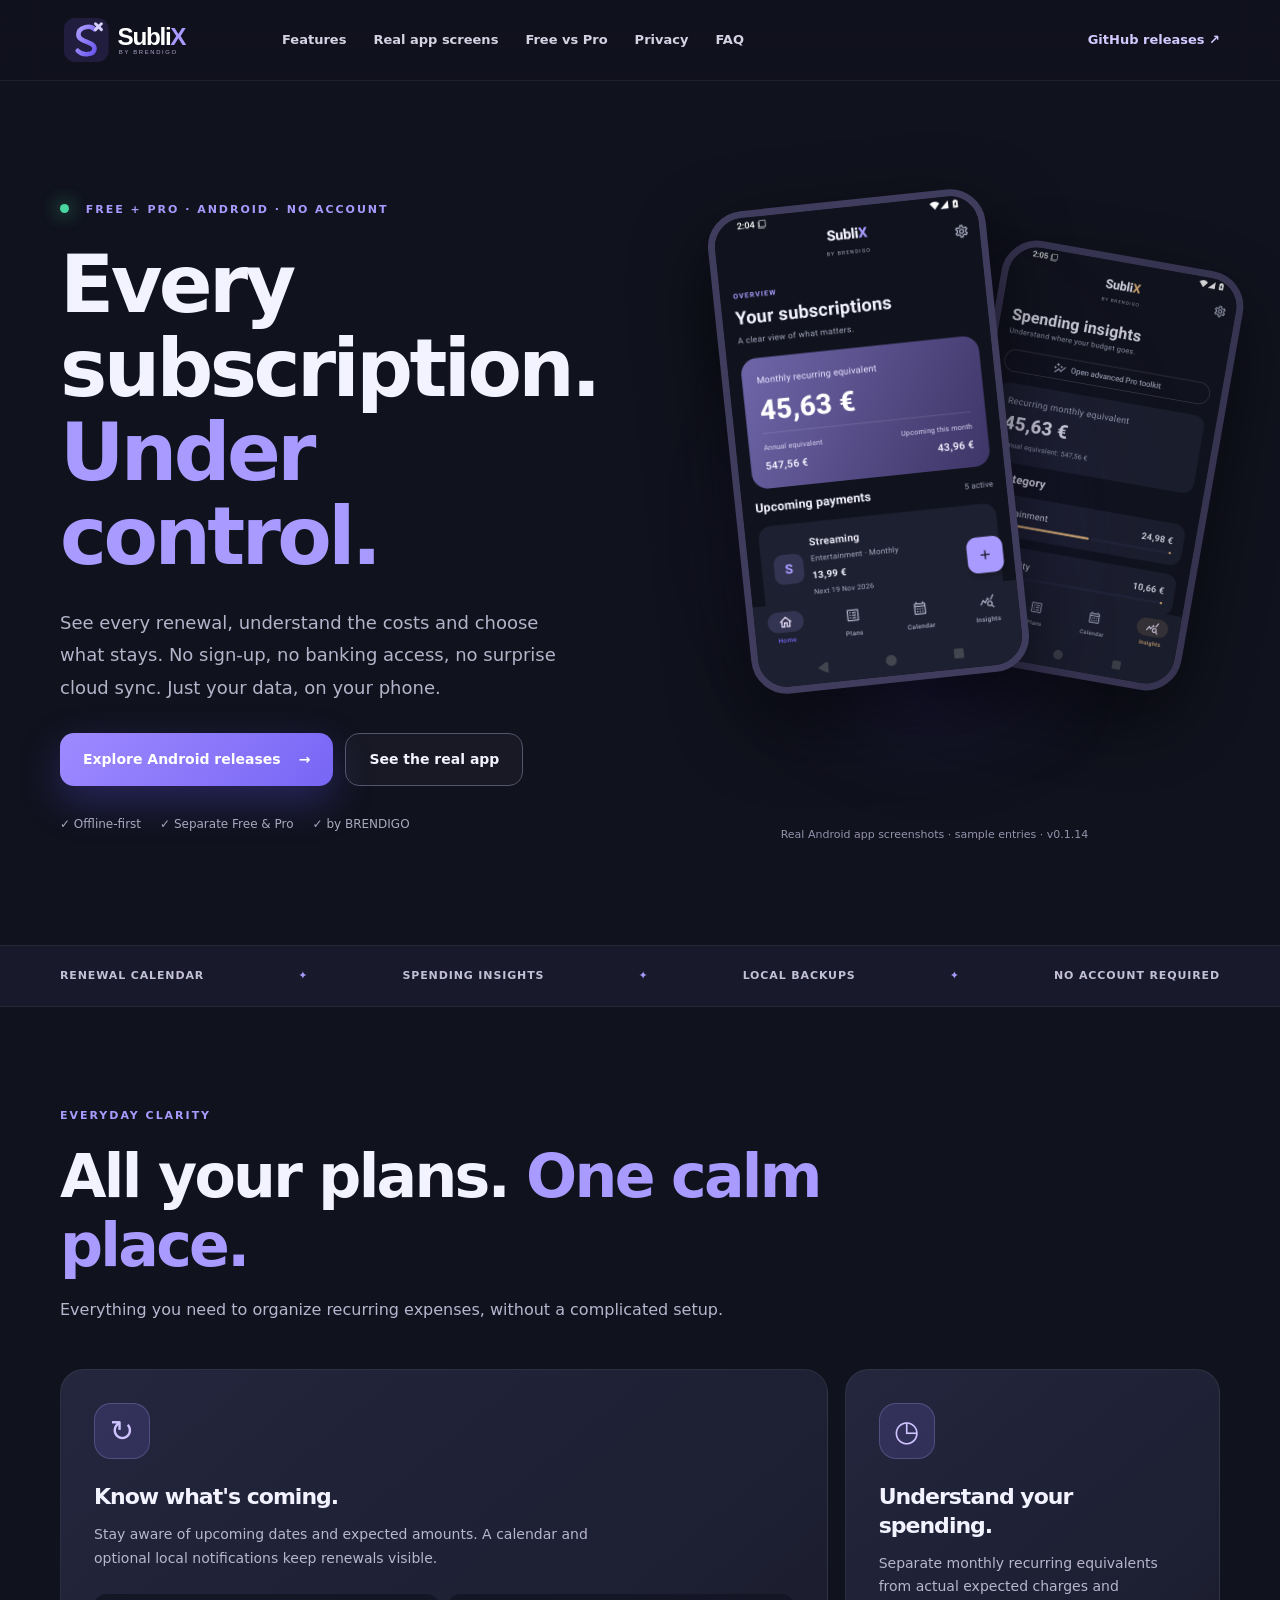
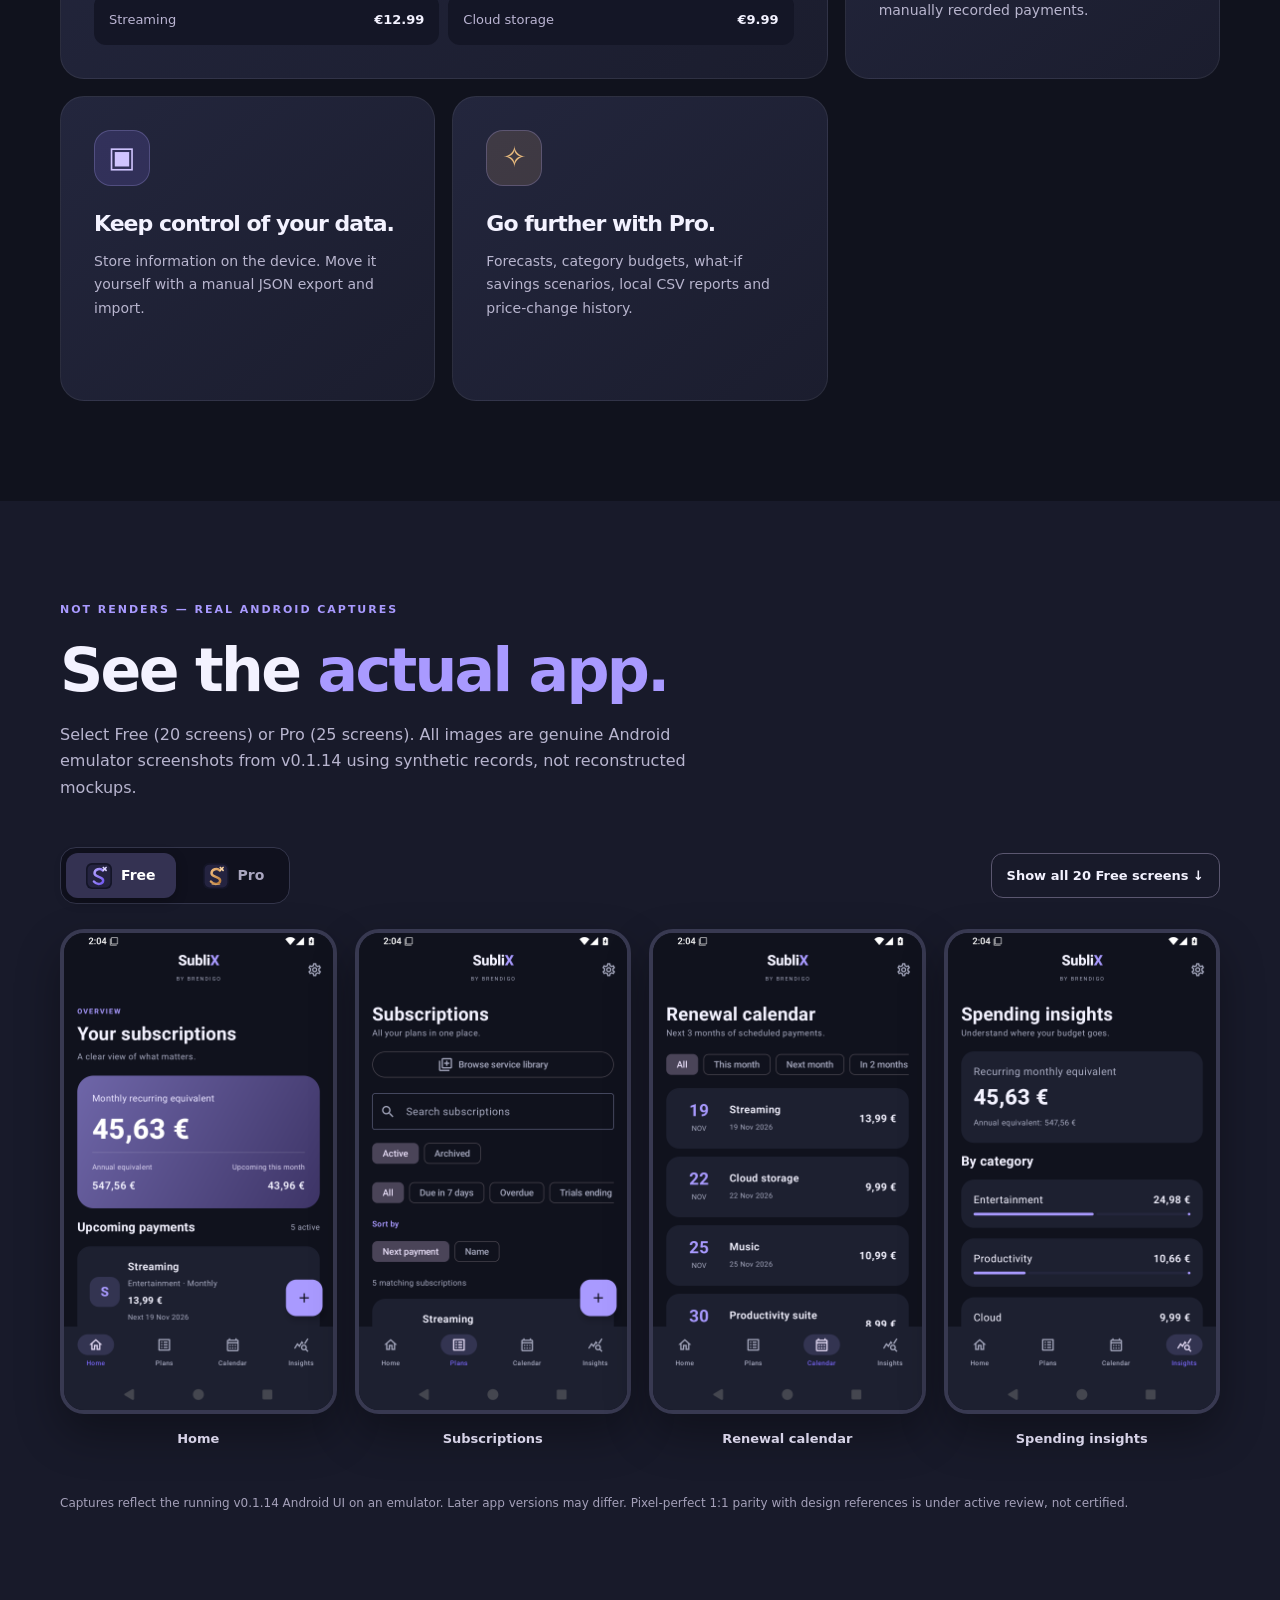
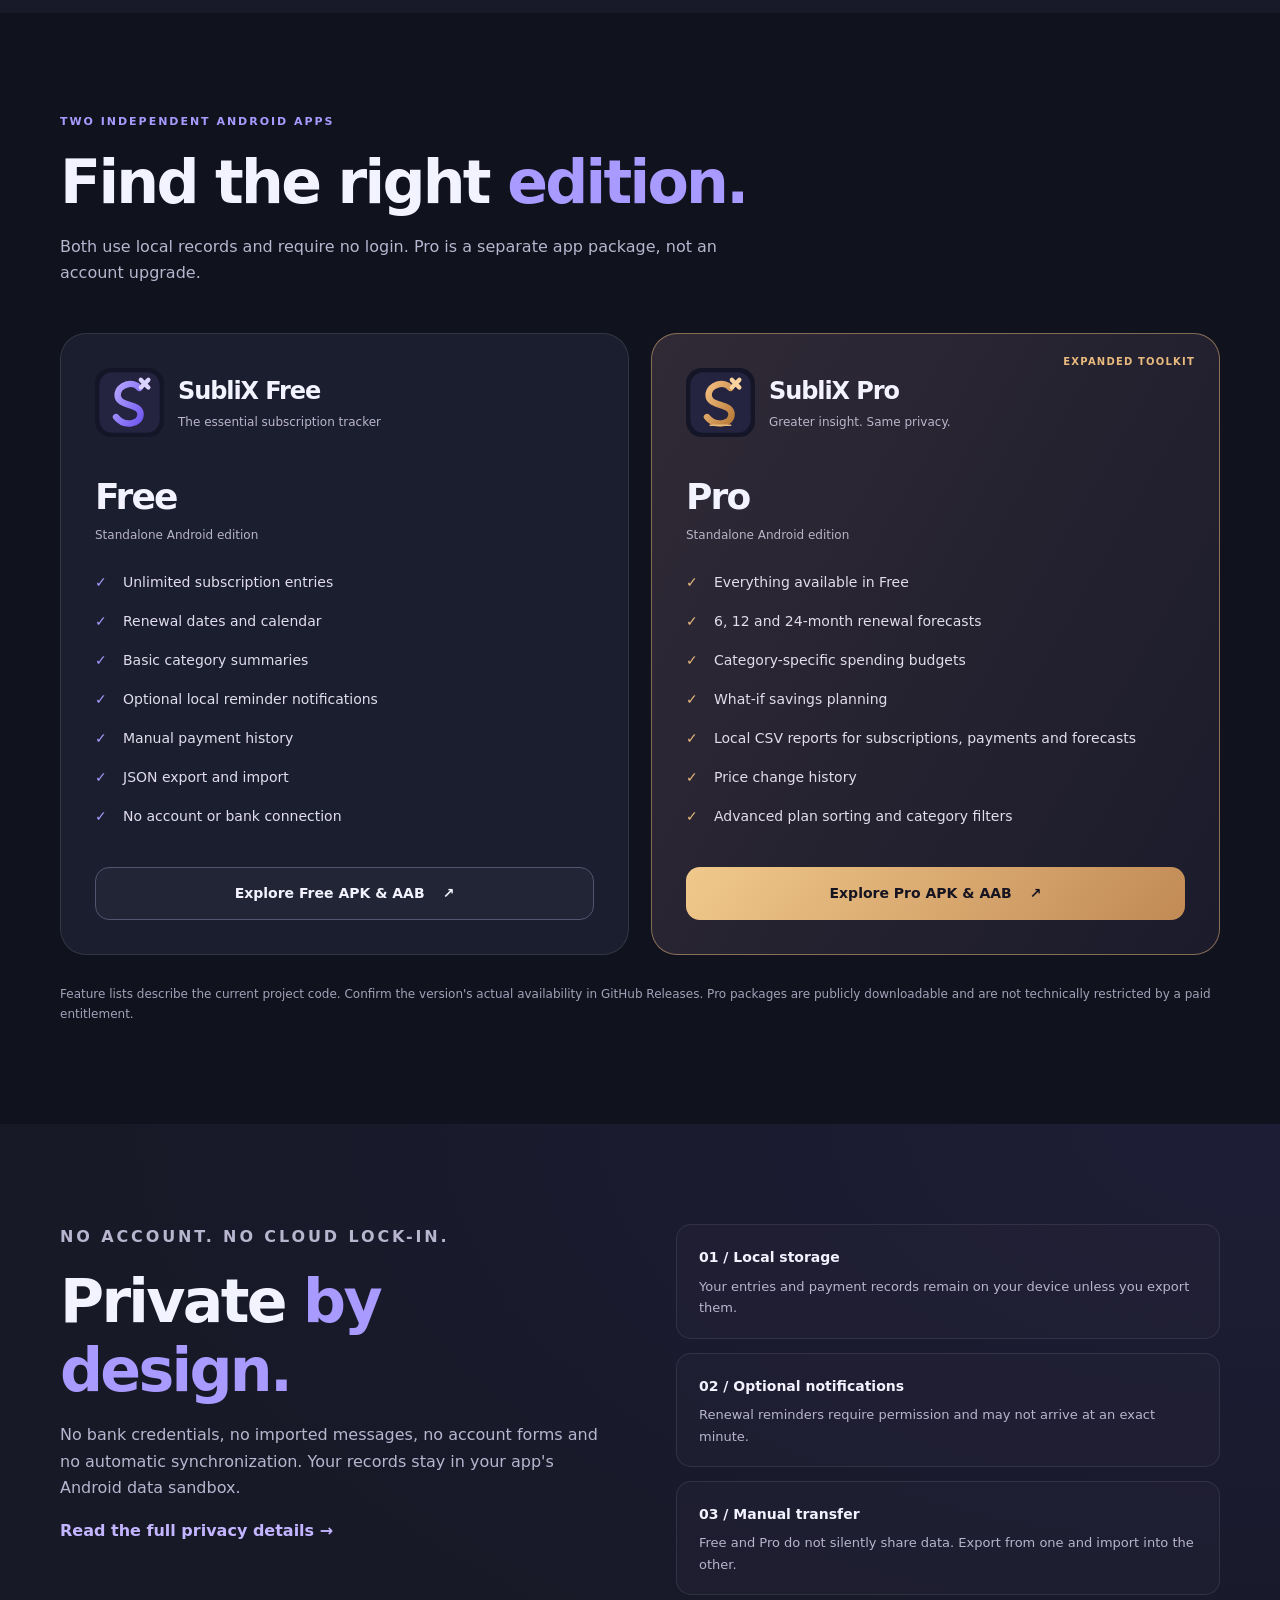
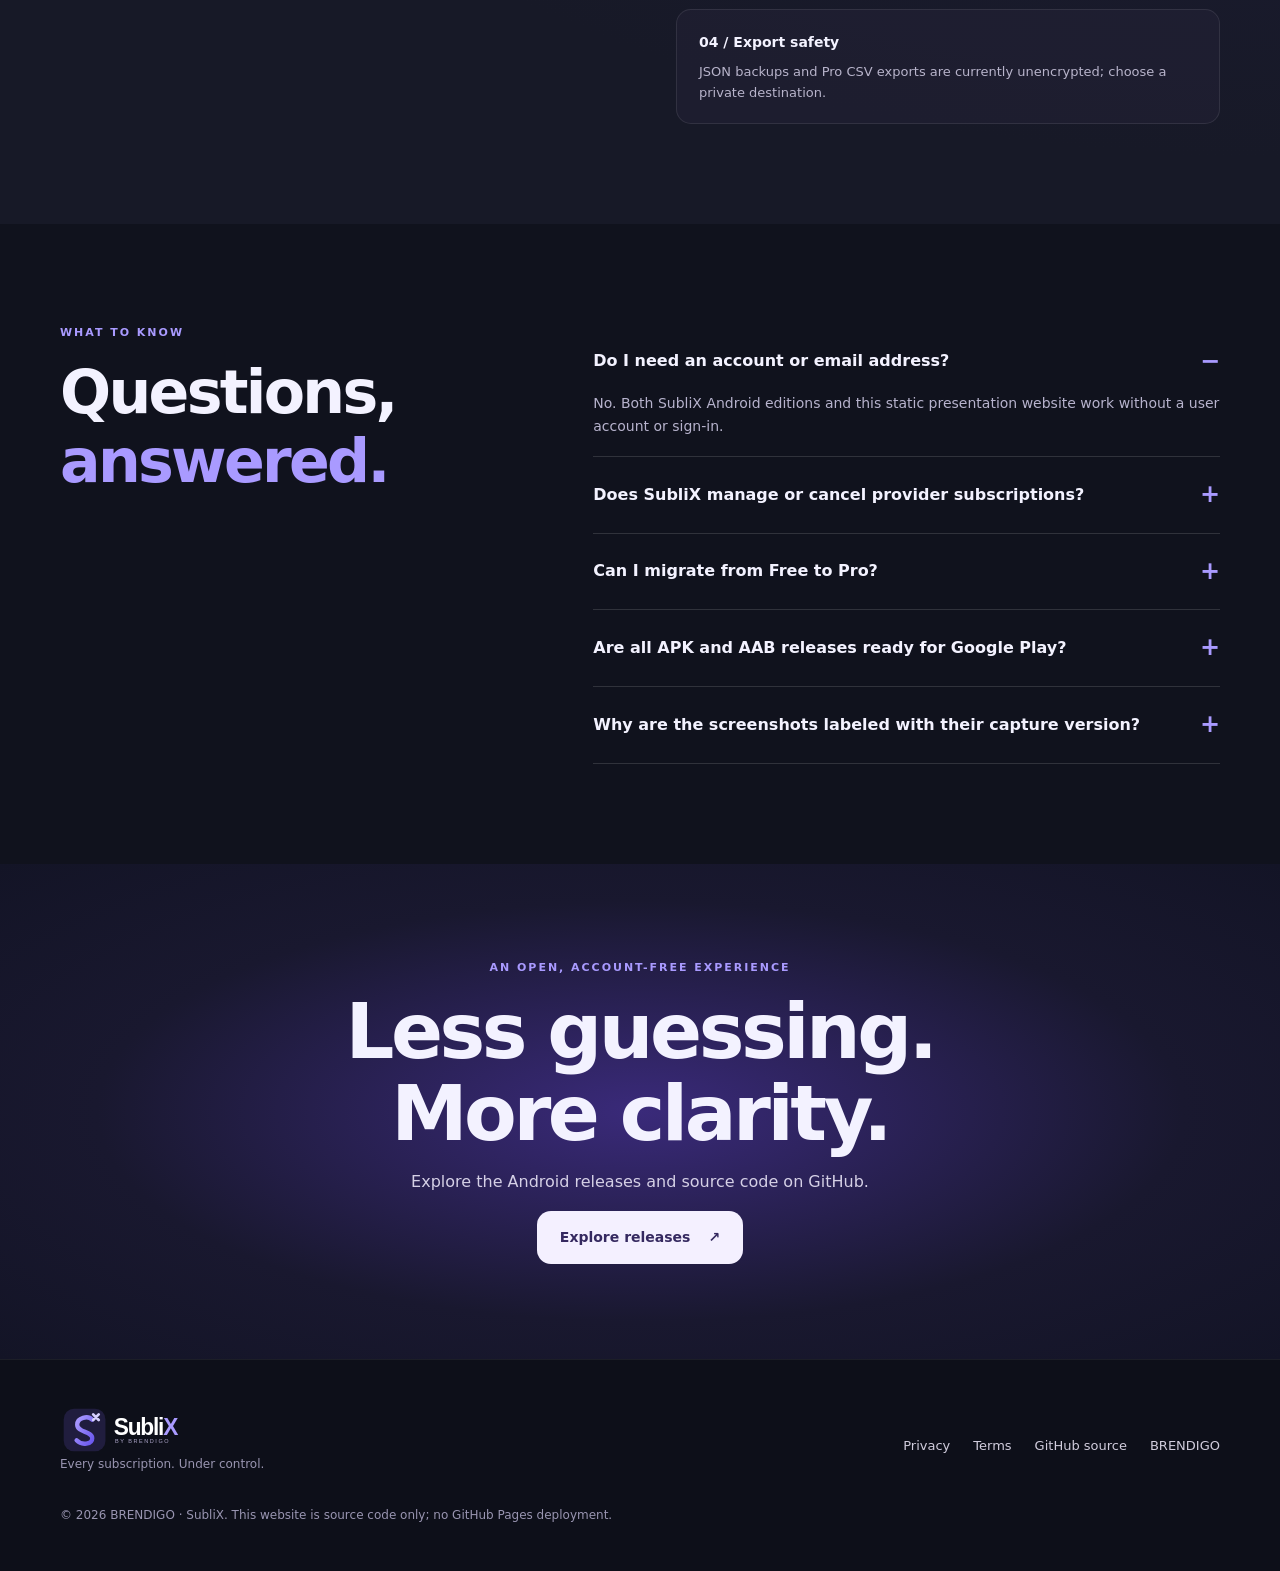
<file: web/index.html>
<!doctype html>
<html lang="en">
<head>
  <meta charset="utf-8">
  <meta name="viewport" content="width=device-width,initial-scale=1">
  <meta name="theme-color" content="#10121D">
  <meta name="color-scheme" content="dark">
  <meta name="description" content="SubliX by BRENDIGO tracks recurring subscriptions, renewal dates and spending without accounts, bank integrations or cloud storage. Explore separate Free and Pro Android editions.">
  <meta property="og:type" content="website">
  <meta property="og:title" content="SubliX by BRENDIGO — Every subscription. Under control.">
  <meta property="og:description" content="An offline-first Android subscription tracker. Two editions, one private way to take control of recurring costs.">
  <meta property="og:image" content="assets/screenshots/free/01-home.png">
  <link rel="icon" type="image/svg+xml" href="assets/icon-free.svg">
  <link rel="stylesheet" href="style.css">
  <title>SubliX by BRENDIGO — Free & Pro Subscription Tracker</title>
</head>
<body>
<a class="skip-link" href="#main">Skip to main content</a>
<header class="site-header">
  <div class="shell nav-shell">
    <a href="#home" class="brand" aria-label="SubliX by BRENDIGO home"><img src="assets/logo.svg" width="182" height="52" alt="SubliX by BRENDIGO"></a>
    <button class="nav-toggle" id="nav-toggle" type="button" aria-expanded="false" aria-controls="nav-links" aria-label="Open navigation">☰</button>
    <nav id="nav-links" aria-label="Primary navigation">
      <a href="#features">Features</a>
      <a href="#screens">Real app screens</a>
      <a href="#editions">Free vs Pro</a>
      <a href="#privacy">Privacy</a>
      <a href="#faq">FAQ</a>
    </nav>
    <a class="header-release" href="https://github.com/bren-wp/SubliX/releases">GitHub releases <span aria-hidden="true">↗</span></a>
  </div>
</header>
<main id="main">
<section class="hero" id="home">
  <div class="shell hero-layout">
    <div class="hero-copy">
      <p class="eyebrow"><span class="pulse" aria-hidden="true"></span> FREE + PRO · ANDROID · NO ACCOUNT</p>
      <h1>Every subscription.<span>Under control.</span></h1>
      <p class="hero-description">See every renewal, understand the costs and choose what stays. No sign-up, no banking access, no surprise cloud sync. Just your data, on your phone.</p>
      <div class="hero-actions">
        <a class="btn btn-primary" href="https://github.com/bren-wp/SubliX/releases">Explore Android releases <span aria-hidden="true">→</span></a>
        <a class="btn btn-outline" href="#screens">See the real app</a>
      </div>
      <div class="trust-bar"><span>✓ Offline-first</span><span>✓ Separate Free & Pro</span><span>✓ by BRENDIGO</span></div>
    </div>
    <div class="hero-art" aria-label="Actual screenshots of SubliX Free and Pro running on an Android emulator">
      <div class="halo" aria-hidden="true"></div>
      <figure class="phone phone-back">
        <img src="assets/screenshots/pro/08-insights.png" width="1080" height="1920" fetchpriority="high" alt="Actual Android emulator capture of SubliX Pro spending insights">
      </figure>
      <figure class="phone phone-front">
        <img src="assets/screenshots/free/01-home.png" width="1080" height="1920" fetchpriority="high" alt="Actual Android emulator capture of SubliX Free home">
      </figure>
      <p class="capture-note">Real Android app screenshots · sample entries · v0.1.14</p>
    </div>
  </div>
</section>
<div class="trust-strip"><div class="shell trust-strip-inner"><span>RENEWAL CALENDAR</span><span class="symbol">✦</span><span>SPENDING INSIGHTS</span><span class="symbol">✦</span><span>LOCAL BACKUPS</span><span class="symbol">✦</span><span>NO ACCOUNT REQUIRED</span></div></div>
<section id="features" class="section">
  <div class="shell">
    <div class="section-heading"><p class="eyebrow">EVERYDAY CLARITY</p><h2>All your plans. <em>One calm place.</em></h2><p>Everything you need to organize recurring expenses, without a complicated setup.</p></div>
    <div class="feature-grid">
      <article class="feature-card feature-wide">
        <div class="feature-icon" aria-hidden="true">↻</div><h3>Know what's coming.</h3>
        <p>Stay aware of upcoming dates and expected amounts. A calendar and optional local notifications keep renewals visible.</p>
        <div class="example-payments" aria-label="Illustrative payment examples"><div><span>Streaming</span><strong>€12.99</strong></div><div><span>Cloud storage</span><strong>€9.99</strong></div></div>
      </article>
      <article class="feature-card"><div class="feature-icon" aria-hidden="true">◷</div><h3>Understand your spending.</h3><p>Separate monthly recurring equivalents from actual expected charges and manually recorded payments.</p></article>
      <article class="feature-card"><div class="feature-icon" aria-hidden="true">▣</div><h3>Keep control of your data.</h3><p>Store information on the device. Move it yourself with a manual JSON export and import.</p></article>
      <article class="feature-card"><div class="feature-icon pro-icon" aria-hidden="true">✧</div><h3>Go further with Pro.</h3><p>Forecasts, category budgets, what-if savings scenarios, local CSV reports and price-change history.</p></article>
    </div>
  </div>
</section>
<section id="screens" class="section screens-section">
  <div class="shell">
    <div class="section-heading"><p class="eyebrow">NOT RENDERS — REAL ANDROID CAPTURES</p><h2>See the <em>actual app.</em></h2><p>Select Free (20 screens) or Pro (25 screens). All images are genuine Android emulator screenshots from v0.1.14 using synthetic records, not reconstructed mockups.</p></div>
    <div class="gallery-toolbar">
      <div class="tabs" role="tablist" aria-label="Choose application edition">
        <button type="button" class="tab" role="tab" id="tab-free" aria-selected="true" aria-controls="screens-panel" data-edition="free"><img src="assets/icon-free.svg" alt="" width="26" height="26">Free</button>
        <button type="button" class="tab" role="tab" id="tab-pro" aria-selected="false" aria-controls="screens-panel" data-edition="pro"><img src="assets/icon-pro.svg" alt="" width="26" height="26">Pro</button>
      </div>
      <button type="button" class="gallery-expand" id="gallery-expand" aria-expanded="false">Show all 20 Free screens <span aria-hidden="true">↓</span></button>
    </div>
    <div id="screens-panel" class="screens-grid" role="tabpanel" aria-labelledby="tab-free">
      <figure class="screen-item"><button type="button" class="screenshot-open" data-file="01-home.png" aria-label="Expand Home screenshot"><img src="assets/screenshots/free/01-home.png" width="1080" height="1920" loading="lazy" alt="SubliX Free Home, captured on an Android emulator"></button><figcaption>Home</figcaption></figure>
      <figure class="screen-item"><button type="button" class="screenshot-open" data-file="02-subscriptions.png" aria-label="Expand Subscriptions screenshot"><img src="assets/screenshots/free/02-subscriptions.png" width="1080" height="1920" loading="lazy" alt="SubliX Free Subscriptions, captured on an Android emulator"></button><figcaption>Subscriptions</figcaption></figure>
      <figure class="screen-item"><button type="button" class="screenshot-open" data-file="06-calendar.png" aria-label="Expand Calendar screenshot"><img src="assets/screenshots/free/06-calendar.png" width="1080" height="1920" loading="lazy" alt="SubliX Free Calendar, captured on an Android emulator"></button><figcaption>Calendar</figcaption></figure>
      <figure class="screen-item"><button type="button" class="screenshot-open" data-file="08-insights.png" aria-label="Expand Insights screenshot"><img src="assets/screenshots/free/08-insights.png" width="1080" height="1920" loading="lazy" alt="SubliX Free Insights, captured on an Android emulator"></button><figcaption>Insights</figcaption></figure>
    </div>
    <p class="screenshot-disclaimer">Captures reflect the running v0.1.14 Android UI on an emulator. Later app versions may differ. Pixel-perfect 1:1 parity with design references is under active review, not certified.</p>
  </div>
</section>
<section id="editions" class="section">
  <div class="shell">
    <div class="section-heading"><p class="eyebrow">TWO INDEPENDENT ANDROID APPS</p><h2>Find the right <em>edition.</em></h2><p>Both use local records and require no login. Pro is a separate app package, not an account upgrade.</p></div>
    <div class="plans">
      <article class="edition-card">
        <div class="edition-heading"><img src="assets/icon-free.svg" width="72" height="72" alt="SubliX Free icon"><div><h3>SubliX Free</h3><p>The essential subscription tracker</p></div></div>
        <div class="edition-price">Free<span>Standalone Android edition</span></div>
        <ul class="edition-features">
          <li>Unlimited subscription entries</li><li>Renewal dates and calendar</li><li>Basic category summaries</li><li>Optional local reminder notifications</li><li>Manual payment history</li><li>JSON export and import</li><li>No account or bank connection</li>
        </ul>
        <a class="btn btn-outline" href="https://github.com/bren-wp/SubliX/releases">Explore Free APK & AAB <span aria-hidden="true">↗</span></a>
      </article>
      <article class="edition-card edition-pro">
        <span class="pro-overline">EXPANDED TOOLKIT</span>
        <div class="edition-heading"><img src="assets/icon-pro.svg" width="72" height="72" alt="SubliX Pro icon"><div><h3>SubliX Pro</h3><p>Greater insight. Same privacy.</p></div></div>
        <div class="edition-price">Pro<span>Standalone Android edition</span></div>
        <ul class="edition-features">
          <li>Everything available in Free</li><li>6, 12 and 24-month renewal forecasts</li><li>Category-specific spending budgets</li><li>What-if savings planning</li><li>Local CSV reports for subscriptions, payments and forecasts</li><li>Price change history</li><li>Advanced plan sorting and category filters</li>
        </ul>
        <a class="btn btn-pro" href="https://github.com/bren-wp/SubliX/releases">Explore Pro APK & AAB <span aria-hidden="true">↗</span></a>
      </article>
    </div>
    <p class="screenshot-disclaimer">Feature lists describe the current project code. Confirm the version's actual availability in GitHub Releases. Pro packages are publicly downloadable and are not technically restricted by a paid entitlement.</p>
  </div>
</section>
<section id="privacy" class="section privacy-section">
  <div class="shell privacy-layout"><div><p class="eyebrow">NO ACCOUNT. NO CLOUD LOCK-IN.</p><h2>Private <em>by design.</em></h2><p>No bank credentials, no imported messages, no account forms and no automatic synchronization. Your records stay in your app's Android data sandbox.</p><a class="text-link" href="privacy.html">Read the full privacy details →</a></div>
  <div class="privacy-points"><div><strong>01 / Local storage</strong><p>Your entries and payment records remain on your device unless you export them.</p></div><div><strong>02 / Optional notifications</strong><p>Renewal reminders require permission and may not arrive at an exact minute.</p></div><div><strong>03 / Manual transfer</strong><p>Free and Pro do not silently share data. Export from one and import into the other.</p></div><div><strong>04 / Export safety</strong><p>JSON backups and Pro CSV exports are currently unencrypted; choose a private destination.</p></div></div></div>
</section>
<section id="faq" class="section faq-section">
  <div class="shell faq-layout"><div class="section-heading"><p class="eyebrow">WHAT TO KNOW</p><h2>Questions,<br><em>answered.</em></h2></div>
  <div class="faq-items">
    <details open><summary>Do I need an account or email address?</summary><p>No. Both SubliX Android editions and this static presentation website work without a user account or sign-in.</p></details>
    <details><summary>Does SubliX manage or cancel provider subscriptions?</summary><p>No. It tracks the records you enter and can store a provider's HTTPS management link. Cancellation must be completed with the provider itself.</p></details>
    <details><summary>Can I migrate from Free to Pro?</summary><p>Yes, manually. Export a local JSON backup from Free, then import that file in Pro. The two packages have independent data stores; there is no automatic synchronization.</p></details>
    <details><summary>Are all APK and AAB releases ready for Google Play?</summary><p>No. GitHub pre-releases may use a temporary CI signing key when permanent signing secrets are not configured. Such preview builds are test-only, and changing keys can prevent in-place updates.</p></details>
    <details><summary>Why are the screenshots labeled with their capture version?</summary><p>They are authentic emulator captures with synthetic entries, and their appearance may differ from newer builds. Newer screenshots should replace them only after they are verified.</p></details>
  </div></div>
</section>
<section class="final-cta"><div class="shell"><p class="eyebrow">AN OPEN, ACCOUNT-FREE EXPERIENCE</p><h2>Less guessing.<br>More clarity.</h2><p>Explore the Android releases and source code on GitHub.</p><a class="btn btn-light" href="https://github.com/bren-wp/SubliX/releases">Explore releases <span aria-hidden="true">↗</span></a></div></section>
</main>
<footer class="site-footer"><div class="shell footer-grid"><div><img src="assets/logo.svg" width="172" height="49" alt="SubliX by BRENDIGO"><p>Every subscription. Under control.</p></div><nav aria-label="Footer navigation"><a href="privacy.html">Privacy</a><a href="terms.html">Terms</a><a href="https://github.com/bren-wp/SubliX">GitHub source</a><a href="https://brendigo.com">BRENDIGO</a></nav><small>© 2026 BRENDIGO · SubliX. This website is source code only; no GitHub Pages deployment.</small></div></footer>
<dialog id="screenshot-dialog" aria-label="Actual Android screenshot">
  <div class="dialog-top"><strong id="dialog-title">Android screenshot</strong><button class="dialog-close" id="dialog-close" type="button" aria-label="Close screenshot">×</button></div>
  <img id="dialog-image" alt="" width="1080" height="1920">
  <p>Authentic emulator capture · synthetic test data</p>
</dialog>
<script src="app.js" defer></script>
</body></html>
</file>
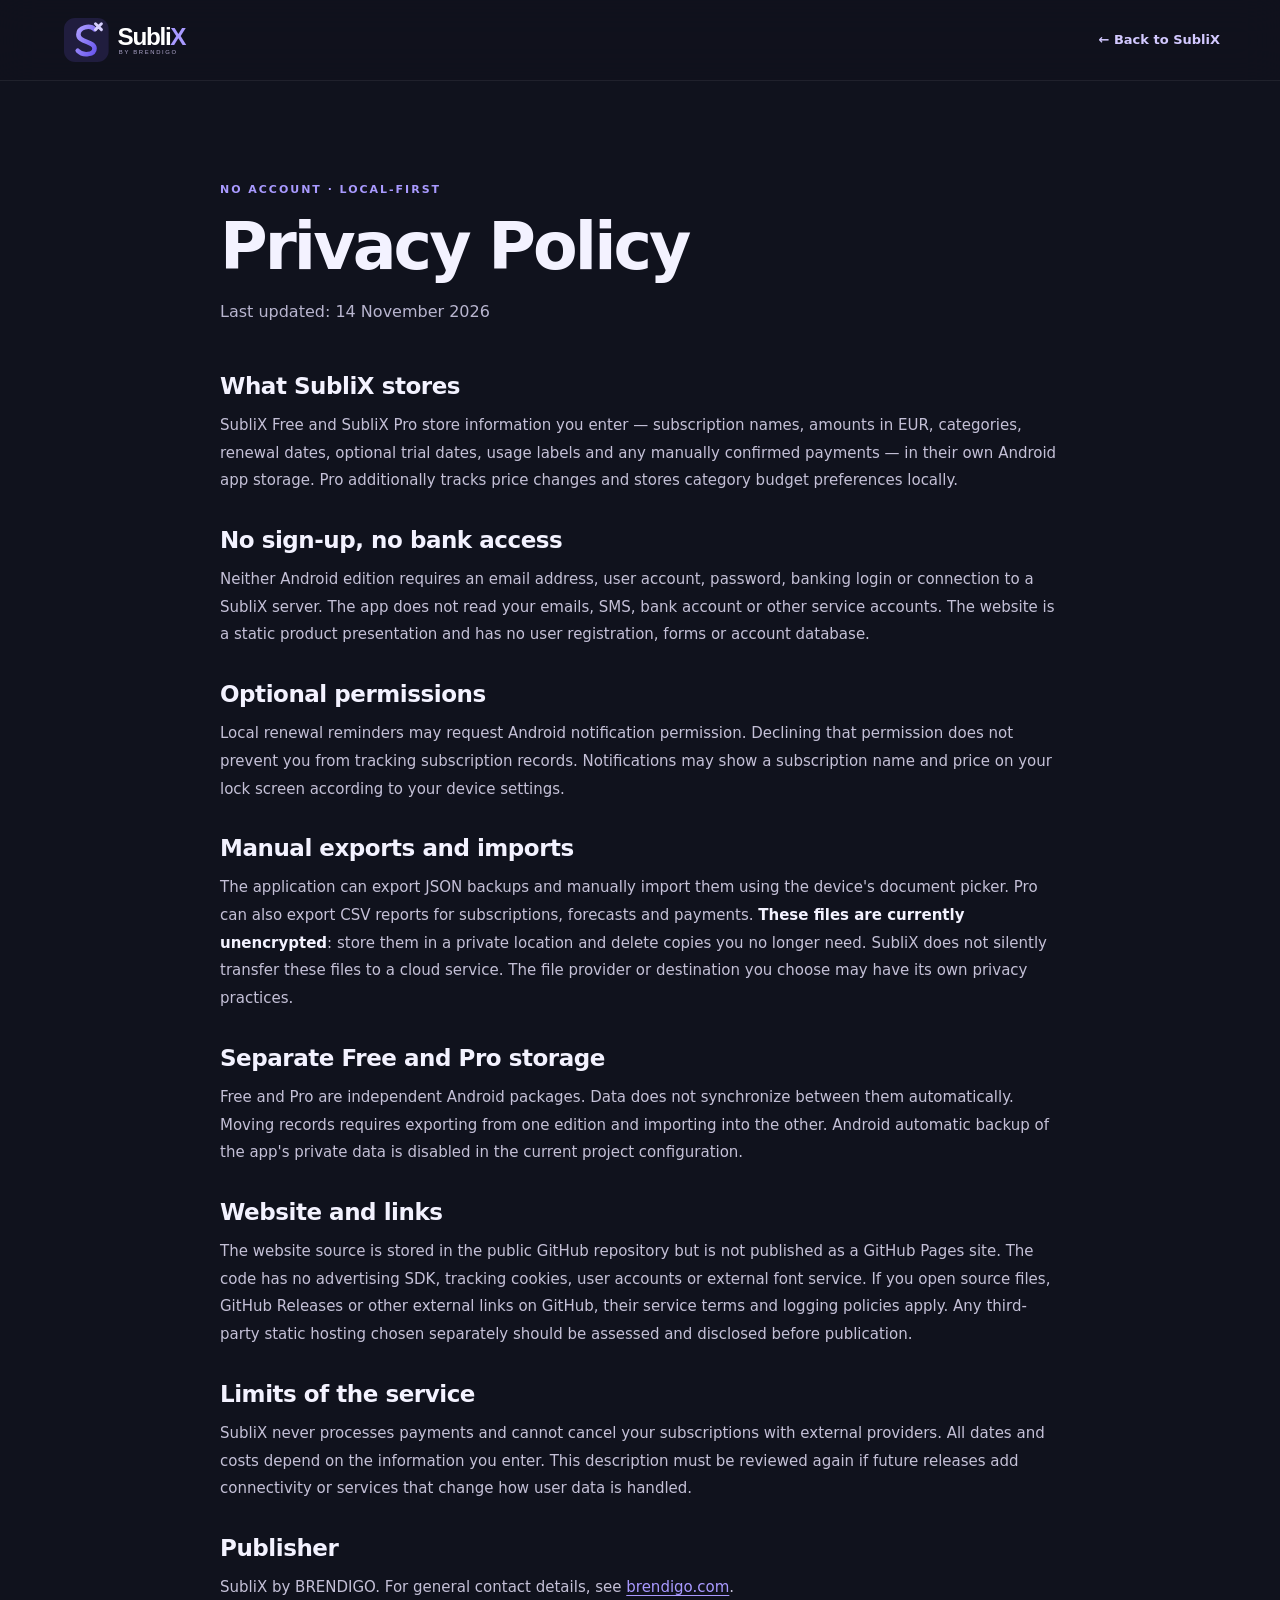
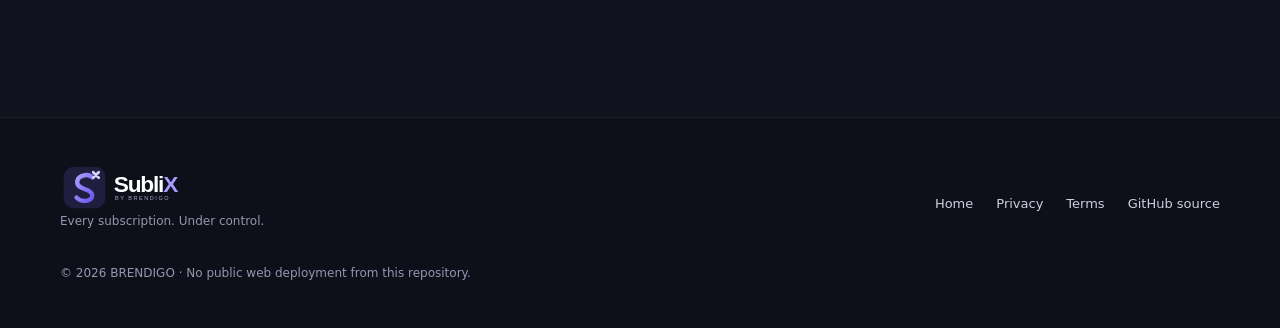
<file: web/privacy.html>
<!doctype html>
<html lang="en">
<head><meta charset="utf-8"><meta name="viewport" content="width=device-width,initial-scale=1">
<meta name="theme-color" content="#10121D"><meta name="color-scheme" content="dark">
<meta name="description" content="Privacy Policy for SubliX Free and Pro Android applications, by BRENDIGO.">
<title>Privacy Policy — SubliX by BRENDIGO</title>
<link rel="icon" type="image/svg+xml" href="assets/icon-free.svg"><link rel="stylesheet" href="style.css"><link rel="stylesheet" href="legal.css">
</head>
<body>
<a href="#main" class="skip-link">Skip to main content</a>
<header class="site-header"><div class="shell nav-shell"><a href="index.html" class="brand"><img src="assets/logo.svg" width="182" height="52" alt="SubliX by BRENDIGO"></a><a href="index.html" class="header-release" style="margin-left:auto">← Back to SubliX</a></div></header>
<main id="main"><section class="section"><div class="shell" style="max-width:840px"><div class="section-heading"><p class="eyebrow">NO ACCOUNT · LOCAL-FIRST</p><h1 style="font-size:clamp(42px,6vw,65px);margin:14px 0 18px">Privacy Policy</h1><p>Last updated: 14 November 2026</p></div><div class="legal-body">
<h2>What SubliX stores</h2>
<p>SubliX Free and SubliX Pro store information you enter — subscription names, amounts in EUR, categories, renewal dates, optional trial dates, usage labels and any manually confirmed payments — in their own Android app storage. Pro additionally tracks price changes and stores category budget preferences locally.</p>
<h2>No sign-up, no bank access</h2>
<p>Neither Android edition requires an email address, user account, password, banking login or connection to a SubliX server. The app does not read your emails, SMS, bank account or other service accounts. The website is a static product presentation and has no user registration, forms or account database.</p>
<h2>Optional permissions</h2>
<p>Local renewal reminders may request Android notification permission. Declining that permission does not prevent you from tracking subscription records. Notifications may show a subscription name and price on your lock screen according to your device settings.</p>
<h2>Manual exports and imports</h2>
<p>The application can export JSON backups and manually import them using the device's document picker. Pro can also export CSV reports for subscriptions, forecasts and payments. <strong>These files are currently unencrypted</strong>: store them in a private location and delete copies you no longer need. SubliX does not silently transfer these files to a cloud service. The file provider or destination you choose may have its own privacy practices.</p>
<h2>Separate Free and Pro storage</h2>
<p>Free and Pro are independent Android packages. Data does not synchronize between them automatically. Moving records requires exporting from one edition and importing into the other. Android automatic backup of the app's private data is disabled in the current project configuration.</p>
<h2>Website and links</h2>
<p>The website source is stored in the public GitHub repository but is not published as a GitHub Pages site. The code has no advertising SDK, tracking cookies, user accounts or external font service. If you open source files, GitHub Releases or other external links on GitHub, their service terms and logging policies apply. Any third-party static hosting chosen separately should be assessed and disclosed before publication.</p>
<h2>Limits of the service</h2>
<p>SubliX never processes payments and cannot cancel your subscriptions with external providers. All dates and costs depend on the information you enter. This description must be reviewed again if future releases add connectivity or services that change how user data is handled.</p>
<h2>Publisher</h2><p>SubliX by BRENDIGO. For general contact details, see <a href="https://brendigo.com">brendigo.com</a>.</p>
</div></div></section></main>
<footer class="site-footer"><div class="shell footer-grid"><div><img src="assets/logo.svg" width="172" height="49" alt="SubliX by BRENDIGO"><p>Every subscription. Under control.</p></div><nav aria-label="Footer navigation"><a href="index.html">Home</a><a href="privacy.html">Privacy</a><a href="terms.html">Terms</a><a href="https://github.com/bren-wp/SubliX">GitHub source</a></nav><small>© 2026 BRENDIGO · No public web deployment from this repository.</small></div></footer>
</body></html>
</file>
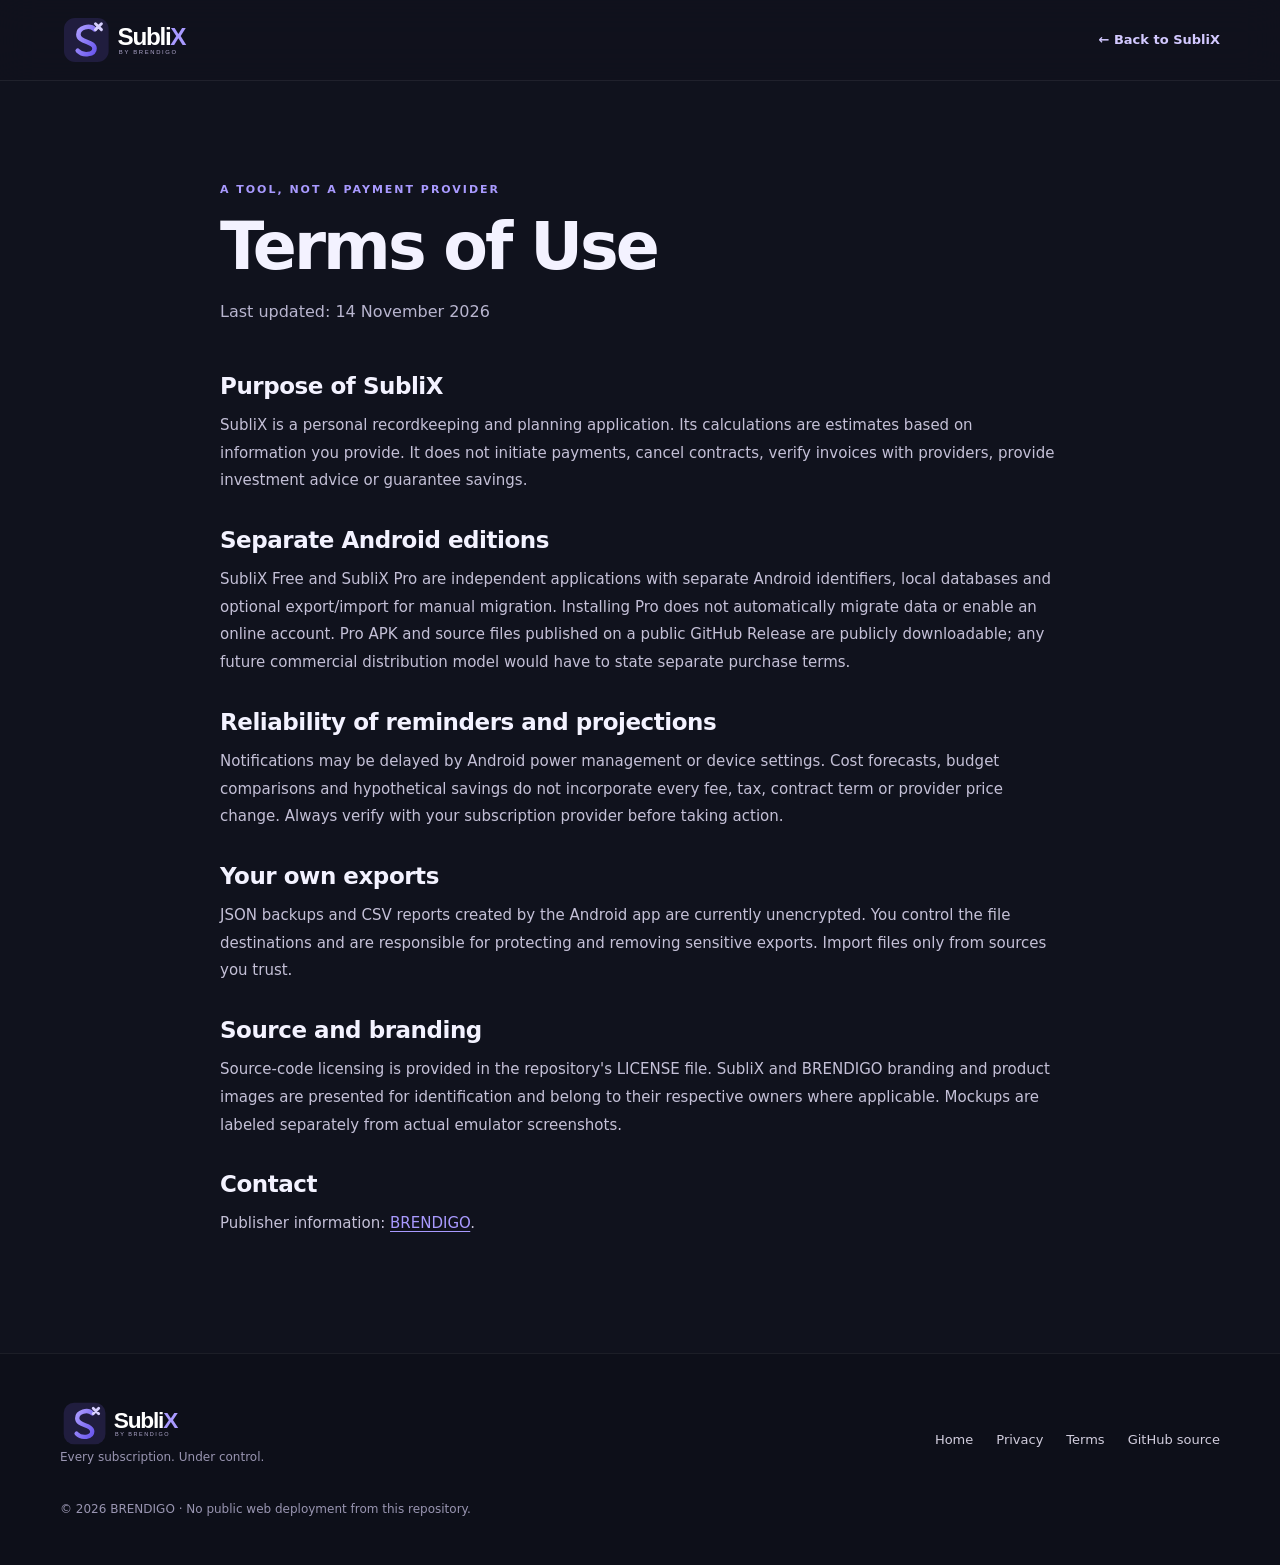
<file: web/terms.html>
<!doctype html>
<html lang="en">
<head><meta charset="utf-8"><meta name="viewport" content="width=device-width,initial-scale=1">
<meta name="theme-color" content="#10121D"><meta name="color-scheme" content="dark">
<meta name="description" content="Terms of Use for SubliX Free and Pro Android applications, by BRENDIGO.">
<title>Terms of Use — SubliX by BRENDIGO</title>
<link rel="icon" type="image/svg+xml" href="assets/icon-free.svg"><link rel="stylesheet" href="style.css"><link rel="stylesheet" href="legal.css">
</head>
<body>
<a href="#main" class="skip-link">Skip to main content</a>
<header class="site-header"><div class="shell nav-shell"><a href="index.html" class="brand"><img src="assets/logo.svg" width="182" height="52" alt="SubliX by BRENDIGO"></a><a href="index.html" class="header-release" style="margin-left:auto">← Back to SubliX</a></div></header>
<main id="main"><section class="section"><div class="shell" style="max-width:840px"><div class="section-heading"><p class="eyebrow">A TOOL, NOT A PAYMENT PROVIDER</p><h1 style="font-size:clamp(42px,6vw,65px);margin:14px 0 18px">Terms of Use</h1><p>Last updated: 14 November 2026</p></div><div class="legal-body">
<h2>Purpose of SubliX</h2><p>SubliX is a personal recordkeeping and planning application. Its calculations are estimates based on information you provide. It does not initiate payments, cancel contracts, verify invoices with providers, provide investment advice or guarantee savings.</p>
<h2>Separate Android editions</h2><p>SubliX Free and SubliX Pro are independent applications with separate Android identifiers, local databases and optional export/import for manual migration. Installing Pro does not automatically migrate data or enable an online account. Pro APK and source files published on a public GitHub Release are publicly downloadable; any future commercial distribution model would have to state separate purchase terms.</p>
<h2>Reliability of reminders and projections</h2><p>Notifications may be delayed by Android power management or device settings. Cost forecasts, budget comparisons and hypothetical savings do not incorporate every fee, tax, contract term or provider price change. Always verify with your subscription provider before taking action.</p>
<h2>Your own exports</h2><p>JSON backups and CSV reports created by the Android app are currently unencrypted. You control the file destinations and are responsible for protecting and removing sensitive exports. Import files only from sources you trust.</p>
<h2>Source and branding</h2><p>Source-code licensing is provided in the repository's LICENSE file. SubliX and BRENDIGO branding and product images are presented for identification and belong to their respective owners where applicable. Mockups are labeled separately from actual emulator screenshots.</p>
<h2>Contact</h2><p>Publisher information: <a href="https://brendigo.com">BRENDIGO</a>.</p>
</div></div></section></main>
<footer class="site-footer"><div class="shell footer-grid"><div><img src="assets/logo.svg" width="172" height="49" alt="SubliX by BRENDIGO"><p>Every subscription. Under control.</p></div><nav aria-label="Footer navigation"><a href="index.html">Home</a><a href="privacy.html">Privacy</a><a href="terms.html">Terms</a><a href="https://github.com/bren-wp/SubliX">GitHub source</a></nav><small>© 2026 BRENDIGO · No public web deployment from this repository.</small></div></footer>
</body></html>
</file>
<file: web/style.css>
/* SubliX by BRENDIGO. CSS tokens mirror Android Theme.kt; validated in CI. */
:root{color-scheme:dark;--bg:#10121D;--surface:#1D2030;--raised:#24263C;--primary:#7866F5;--accent:#A99AFF;--gold:#E8BA7D;--muted:#A7AAC0;--text:#F3F2FF;--mint:#4AD6A0;--border:#35364d}
*{box-sizing:border-box}
html{scroll-behavior:smooth;scroll-padding-top:98px}
body{margin:0;background:var(--bg);color:var(--text);font:400 16px/1.65 system-ui,-apple-system,"Segoe UI",Roboto,Arial,sans-serif;-webkit-font-smoothing:antialiased}
a{color:inherit;text-decoration:none}
a:hover{color:#d4c9ff}
button{font:inherit;cursor:pointer;color:inherit}
button,a,summary{outline-offset:4px}
:focus-visible{outline:3px solid #DCD0FF}
img{max-width:100%;height:auto}
p,h1,h2,h3,figure{margin-top:0}
.shell{width:min(1160px,calc(100% - 48px));margin-inline:auto}
.skip-link{position:absolute;top:-100px;left:16px;padding:12px 18px;color:#151425;background:white;z-index:100}
.skip-link:focus{top:12px}
.site-header{position:sticky;top:0;z-index:25;background:rgb(16 18 29 / 94%);backdrop-filter:blur(18px);border-bottom:1px solid #ffffff12}
.nav-shell{height:80px;display:flex;align-items:center;gap:38px}
.brand{flex-shrink:0;width:184px;display:block}
.brand img{display:block;width:100%;height:auto}
.site-header nav{display:flex;align-items:center;gap:27px;flex:1}
.site-header nav a{color:#d5d2e4;font-size:13px;font-weight:650;white-space:nowrap}
.header-release{white-space:nowrap;color:#d3c9ff;font-weight:750;font-size:13px}
.nav-toggle{display:none;border:1px solid var(--border);border-radius:10px;background:var(--surface);width:45px;height:45px;align-items:center;justify-content:center;font-size:23px}
.eyebrow{color:var(--accent);font-size:11px;letter-spacing:.18em;font-weight:800;line-height:1.6}
.pulse{width:9px;height:9px;display:inline-block;border-radius:50%;background:var(--mint);box-shadow:0 0 18px var(--mint);margin-right:11px}
.hero{padding:92px 0 82px;overflow:hidden}
.hero-layout{display:grid;grid-template-columns:1fr 1fr;gap:18px;align-items:center;min-height:575px}
.hero-copy{position:relative;z-index:2}
h1,h2,h3{letter-spacing:-.045em}
h1{font-size:clamp(49px,6.2vw,84px);line-height:1.06;margin:24px 0 28px;font-weight:800}
h1 span{display:block;color:var(--accent)}
.hero-description{color:#b5b3ca;font-size:18px;line-height:1.8;max-width:520px}
.hero-actions{display:flex;gap:12px;flex-wrap:wrap;margin:29px 0}
.btn{min-height:53px;display:inline-flex;align-items:center;justify-content:center;gap:18px;border-radius:14px;padding:14px 23px;font-size:14px;font-weight:750;transition:transform .18s,background .18s}
.btn:hover{transform:translateY(-2px)}
.btn-primary{background:linear-gradient(130deg,#9E8AFF,var(--primary));color:white;box-shadow:0 15px 42px #6352ee50}
.btn-primary:hover,.btn-pro:hover{color:white}
.btn-outline{border:1px solid #55536d;background:#ffffff08}
.btn-pro{background:linear-gradient(130deg,#F1C98C,#C18A55);color:#171421}
.btn-pro:hover{color:#171421}
.btn-light{background:#f4f0ff;color:#352960}
.btn-light:hover{color:#352960}
.trust-bar{display:flex;gap:19px;flex-wrap:wrap;color:#aba8bd;font-size:12px}
.hero-art{height:690px;position:relative;display:flex;justify-content:center;align-items:center}
.halo{position:absolute;inset:12%;background:radial-gradient(ellipse,#6448eb85,transparent 65%);filter:blur(45px)}
.phone{margin:0;position:absolute;overflow:hidden;border:7px solid #403c5d;border-radius:36px;box-shadow:0 30px 75px #0009;background:#11121c;max-width:285px}
.phone img{display:block;width:100%}
.phone-back{right:6px;top:80px;width:245px;transform:rotate(10deg);opacity:.81}
.phone-front{left:80px;top:26px;transform:rotate(-6deg);z-index:1;width:279px}
.capture-note{position:absolute;bottom:8px;width:100%;text-align:center;color:#9692ad;font-size:11px}
.trust-strip{background:#18192a;border-block:1px solid #ffffff10}
.trust-strip-inner{display:flex;align-items:center;justify-content:space-between;gap:12px;padding:21px 0;color:#c3c0d5;font-size:11px;font-weight:800;letter-spacing:.08em}
.symbol{color:var(--accent)}
.section{padding:100px 0}
.section-heading{margin-bottom:46px;max-width:760px}
.section-heading h2,.privacy-layout h2{font-size:clamp(39px,4.7vw,64px);font-weight:800;line-height:1.15;margin:17px 0}
.section-heading em,.privacy-layout em{font-style:normal;color:var(--accent)}
.section-heading>p:last-child,.privacy-layout>div>p{color:#b8b5cf;max-width:680px;font-size:16px}
.feature-grid{display:grid;grid-template-columns:repeat(3,minmax(0,1fr));gap:17px}
.feature-card{background:linear-gradient(140deg,#23263d,#1b1d2e);border-radius:24px;border:1px solid #ffffff12;min-height:305px;padding:33px}
.feature-wide{grid-column:span 2}
.feature-icon{display:grid;place-items:center;width:56px;height:56px;border-radius:17px;background:#7564d533;border:1px solid #B4A6F540;color:#d0c4ff;font-size:29px;margin-bottom:24px}
.feature-icon.pro-icon{color:var(--gold);background:#e8ba7d25}
.feature-card h3{font-size:22px;line-height:1.3;margin-bottom:11px}
.feature-card p{font-size:14px;line-height:1.7;color:#b8b5ce;max-width:520px}
.example-payments{display:grid;grid-template-columns:1fr 1fr;gap:9px;margin-top:23px}
.example-payments>div{background:#141626;border-radius:12px;padding:15px;display:flex;justify-content:space-between;gap:10px;font-size:13px}
.example-payments span{color:#bbb5d3}
.screens-section{background:#181A2A}
.gallery-toolbar{display:flex;align-items:center;justify-content:space-between;gap:18px;margin-bottom:25px}
.tabs{display:flex;gap:7px;background:#10111e;border:1px solid #34364c;border-radius:16px;padding:5px}
.tab{border:0;background:transparent;border-radius:12px;min-height:45px;padding:9px 20px;display:inline-flex;align-items:center;gap:9px;font-size:14px;font-weight:750;color:#aaa6c0}
.tab[aria-selected="true"]{color:#fff;background:#343252;box-shadow:0 3px 12px #0004}
.tab[data-edition="pro"][aria-selected="true"]{color:#ffdfad;background:#4b3b36}
.gallery-expand{background:transparent;border:1px solid #5b5770;border-radius:12px;min-height:45px;padding:9px 15px;font-weight:650;font-size:13px}
.gallery-expand:hover{background:#36304a}
.screens-grid{display:grid;grid-template-columns:repeat(4,minmax(0,1fr));gap:18px}
.screen-item{margin:0;min-width:0}
.screenshot-open{width:100%;padding:0;display:block;border:4px solid #383951;border-radius:24px;background:#131423;overflow:hidden;box-shadow:0 20px 45px #0005;transition:transform .18s,border-color .18s}
.screenshot-open:hover{transform:translateY(-5px);border-color:#8778f1}
.screenshot-open img{display:block;width:100%;height:auto}
.screen-item figcaption{text-align:center;padding:14px 4px;font-size:13px;color:#d6d2e7;font-weight:650}
.screenshot-disclaimer{font-size:12px;color:#a4a0b9;margin:29px 0 0;line-height:1.7}
.plans{display:grid;grid-template-columns:repeat(2,minmax(0,1fr));gap:22px}
.edition-card{position:relative;background:#1b1e2e;border:1px solid #ffffff1a;border-radius:26px;padding:34px;display:flex;flex-direction:column}
.edition-pro{border-color:#E8BA7D80;background:linear-gradient(120deg,#302a36,#1b1b2b)}
.pro-overline{font-size:10px;letter-spacing:.12em;color:#E8BA7D;font-weight:800;position:absolute;top:20px;right:24px}
.edition-heading{display:flex;align-items:center;gap:14px}
.edition-heading img{width:69px;height:69px;flex-shrink:0}
.edition-heading h3{font-size:24px;margin-bottom:1px}
.edition-heading p{margin:0;color:#bbb6cc;font-size:12px}
.edition-price{font-size:36px;letter-spacing:-.05em;font-weight:800;margin:30px 0 17px}
.edition-price span{display:block;font-size:12px;font-weight:450;color:#b8b4c7;letter-spacing:0}
.edition-features{padding:0;margin:0 0 30px;list-style:none;flex:1}
.edition-features li{padding:8px 0 8px 28px;position:relative;font-size:14px;color:#e1ddec}
.edition-features li::before{content:"✓";position:absolute;left:0;color:var(--accent);font-weight:800}
.edition-pro li::before{color:var(--gold)}
.edition-card .btn{width:100%}
.privacy-section{background:radial-gradient(ellipse at top right,#2b285080,#171927 64%)}
.privacy-layout{display:grid;grid-template-columns:1fr 1fr;gap:72px}
.privacy-layout>div>p{font-size:16px}
.text-link{color:#c3b5ff;font-weight:750}
.privacy-points{display:grid;gap:14px}
.privacy-points>div{padding:19px 22px;border:1px solid #ffffff17;background:#24233788;border-radius:15px}
.privacy-points strong{font-size:14px}
.privacy-points p{font-size:13px;color:#b8b4cb;margin:5px 0 0}
.faq-layout{display:grid;grid-template-columns:.85fr 1.15fr;gap:70px}
.faq-items details{border-bottom:1px solid #ffffff22;padding:18px 0}
.faq-items summary{cursor:pointer;list-style:none;font-weight:750;display:flex;align-items:center;justify-content:space-between;gap:15px}
.faq-items summary::-webkit-details-marker{display:none}
.faq-items summary::after{content:"+";color:var(--accent);font-size:24px}
.faq-items details[open] summary::after{content:"−"}
.faq-items details p{font-size:14px;color:#b7b3cd;padding-top:11px;margin:0}
.final-cta{text-align:center;padding:95px 0;background:radial-gradient(ellipse at center,#3a2a7a,#19182f 60%,#131426)}
.final-cta h2{font-size:clamp(45px,6vw,80px);line-height:1.06;margin:15px 0;font-weight:800}
.final-cta p:not(.eyebrow){color:#d5d0e6}
.site-footer{padding:45px 0;background:#0d0f19;border-top:1px solid #ffffff10}
.footer-grid{display:grid;grid-template-columns:1fr 1fr;gap:20px;align-items:center}
.footer-grid img{width:172px;display:block}
.footer-grid p,.footer-grid small{font-size:12px;color:#9995b1}
.footer-grid nav{display:flex;justify-content:flex-end;gap:23px;flex-wrap:wrap;font-size:13px;color:#d1cddd}
.footer-grid small{grid-column:1/-1}
#screenshot-dialog{max-width:min(440px,94vw);width:100%;max-height:96vh;border:1px solid #615c7b;border-radius:18px;padding:17px;background:#191b2b;color:var(--text);box-shadow:0 20px 80px #000b}
#screenshot-dialog::backdrop{background:#000b}
#screenshot-dialog .dialog-top{display:flex;justify-content:space-between;align-items:center;gap:15px;margin-bottom:10px}
#screenshot-dialog img{height:auto;width:auto;display:block;max-height:76vh;margin:0 auto;border-radius:12px}
#screenshot-dialog p{font-size:11px;color:var(--muted);text-align:center;margin:10px 0 0}
.dialog-close{width:40px;height:40px;border-radius:50%;border:1px solid var(--border);background:var(--raised);font-size:23px;line-height:1}
@media(max-width:980px){.nav-shell{gap:18px}.site-header nav{gap:13px}.site-header nav a{font-size:12px}.hero-art{height:580px}.phone-front{left:10px;top:15px;width:255px}.phone-back{right:0;top:75px;width:215px}.trust-strip-inner{gap:7px}.privacy-layout{gap:35px}}
@media(max-width:760px){.nav-shell{height:70px}.brand{width:158px}.nav-toggle{display:flex;margin-left:auto}.site-header nav{display:none;position:absolute;top:70px;left:0;right:0;background:#1c1d30;flex-direction:column;align-items:stretch;padding:17px 26px;box-shadow:0 20px 30px #000a}.site-header nav.open{display:flex}.site-header nav a{font-size:15px;padding:10px 0}.header-release{font-size:12px}.hero-layout{grid-template-columns:1fr}.hero{padding:65px 0 45px}.hero-copy{text-align:center}.hero-description{margin-inline:auto;font-size:16px}.hero-actions,.trust-bar{justify-content:center}.hero-art{height:565px;max-width:520px;width:100%;margin:auto}.phone-front{left:16%;top:0;width:230px}.phone-back{right:10%;top:55px;width:210px}.trust-strip-inner{flex-wrap:wrap;justify-content:center}.trust-strip-inner .symbol{display:none}.section{padding:77px 0}.feature-grid{grid-template-columns:repeat(2,1fr)}.feature-wide{grid-column:span 2}.plans,.privacy-layout,.faq-layout{grid-template-columns:1fr}.screens-grid{grid-template-columns:repeat(2,minmax(0,1fr));gap:15px}.gallery-toolbar{flex-wrap:wrap}.privacy-layout{gap:30px}.final-cta{padding:70px 0}.footer-grid{grid-template-columns:1fr;text-align:center}.footer-grid img{margin:auto}.footer-grid nav{justify-content:center}.footer-grid small{grid-column:1}}
@media(max-width:480px){.shell{width:min(100% - 32px,440px)}.hero h1{font-size:clamp(43px,10.5vw,57px)}.hero-art{height:455px}.phone-front{left:5%;width:192px}.phone-back{right:0;width:175px}.capture-note{font-size:10px}.feature-grid{grid-template-columns:1fr}.feature-wide{grid-column:auto}.feature-card{min-height:auto}.example-payments{grid-template-columns:1fr}.section-heading h2,.privacy-layout h2{font-size:39px}.edition-card{padding:25px}.pro-overline{top:14px;right:15px}.header-release{display:none}.tabs{width:100%}.tab{flex:1;justify-content:center}.gallery-expand{width:100%}}
@media(prefers-reduced-motion:reduce){html{scroll-behavior:auto}*,*::before,*::after{transition:none!important;animation:none!important}}
</file>
<file: web/legal.css>
/* Consistent legal pages: same typography and surface tokens as the landing page. */
.legal-body h2{font-size:23px;line-height:1.3;letter-spacing:-.02em;margin:31px 0 10px}
.legal-body p{font-size:15px;line-height:1.85;color:#c4c0d7}
.legal-body a{color:var(--accent);text-decoration:underline;text-underline-offset:3px}
.legal-body strong{color:var(--text)}
</file>
